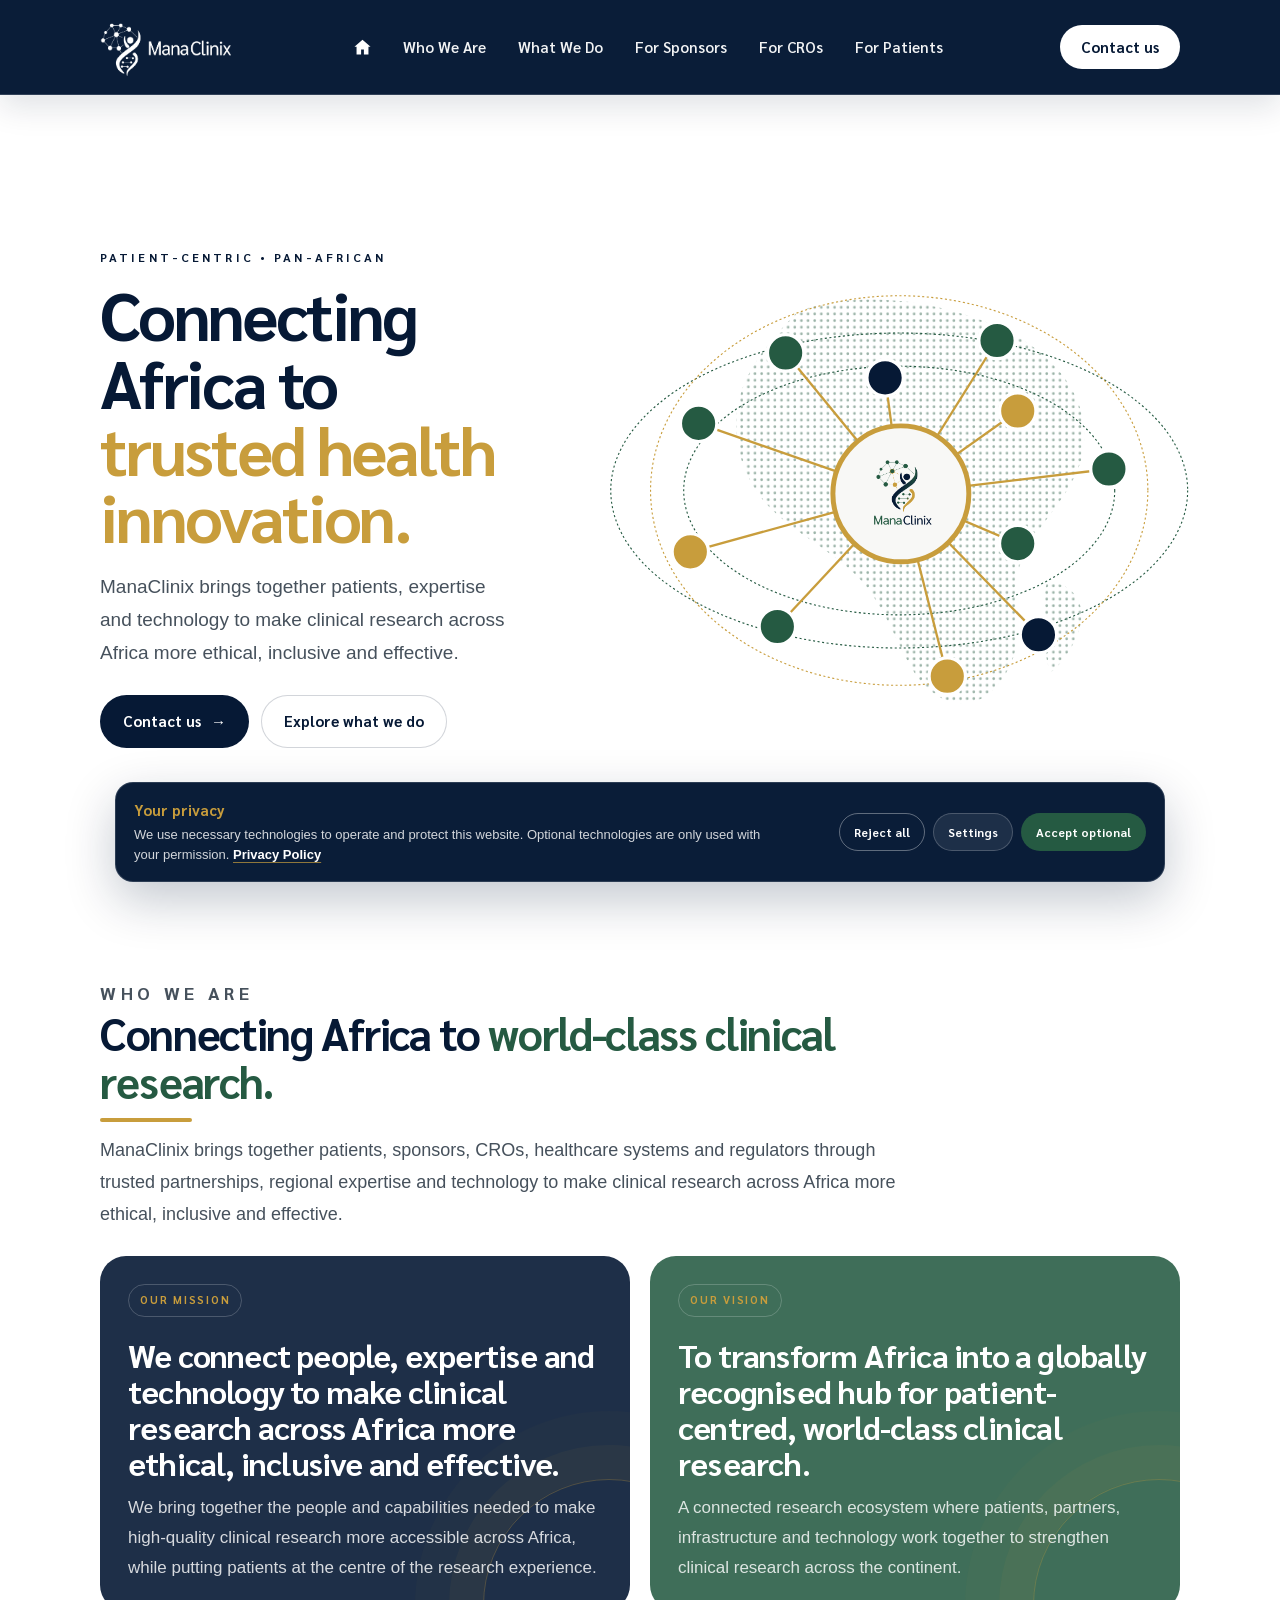
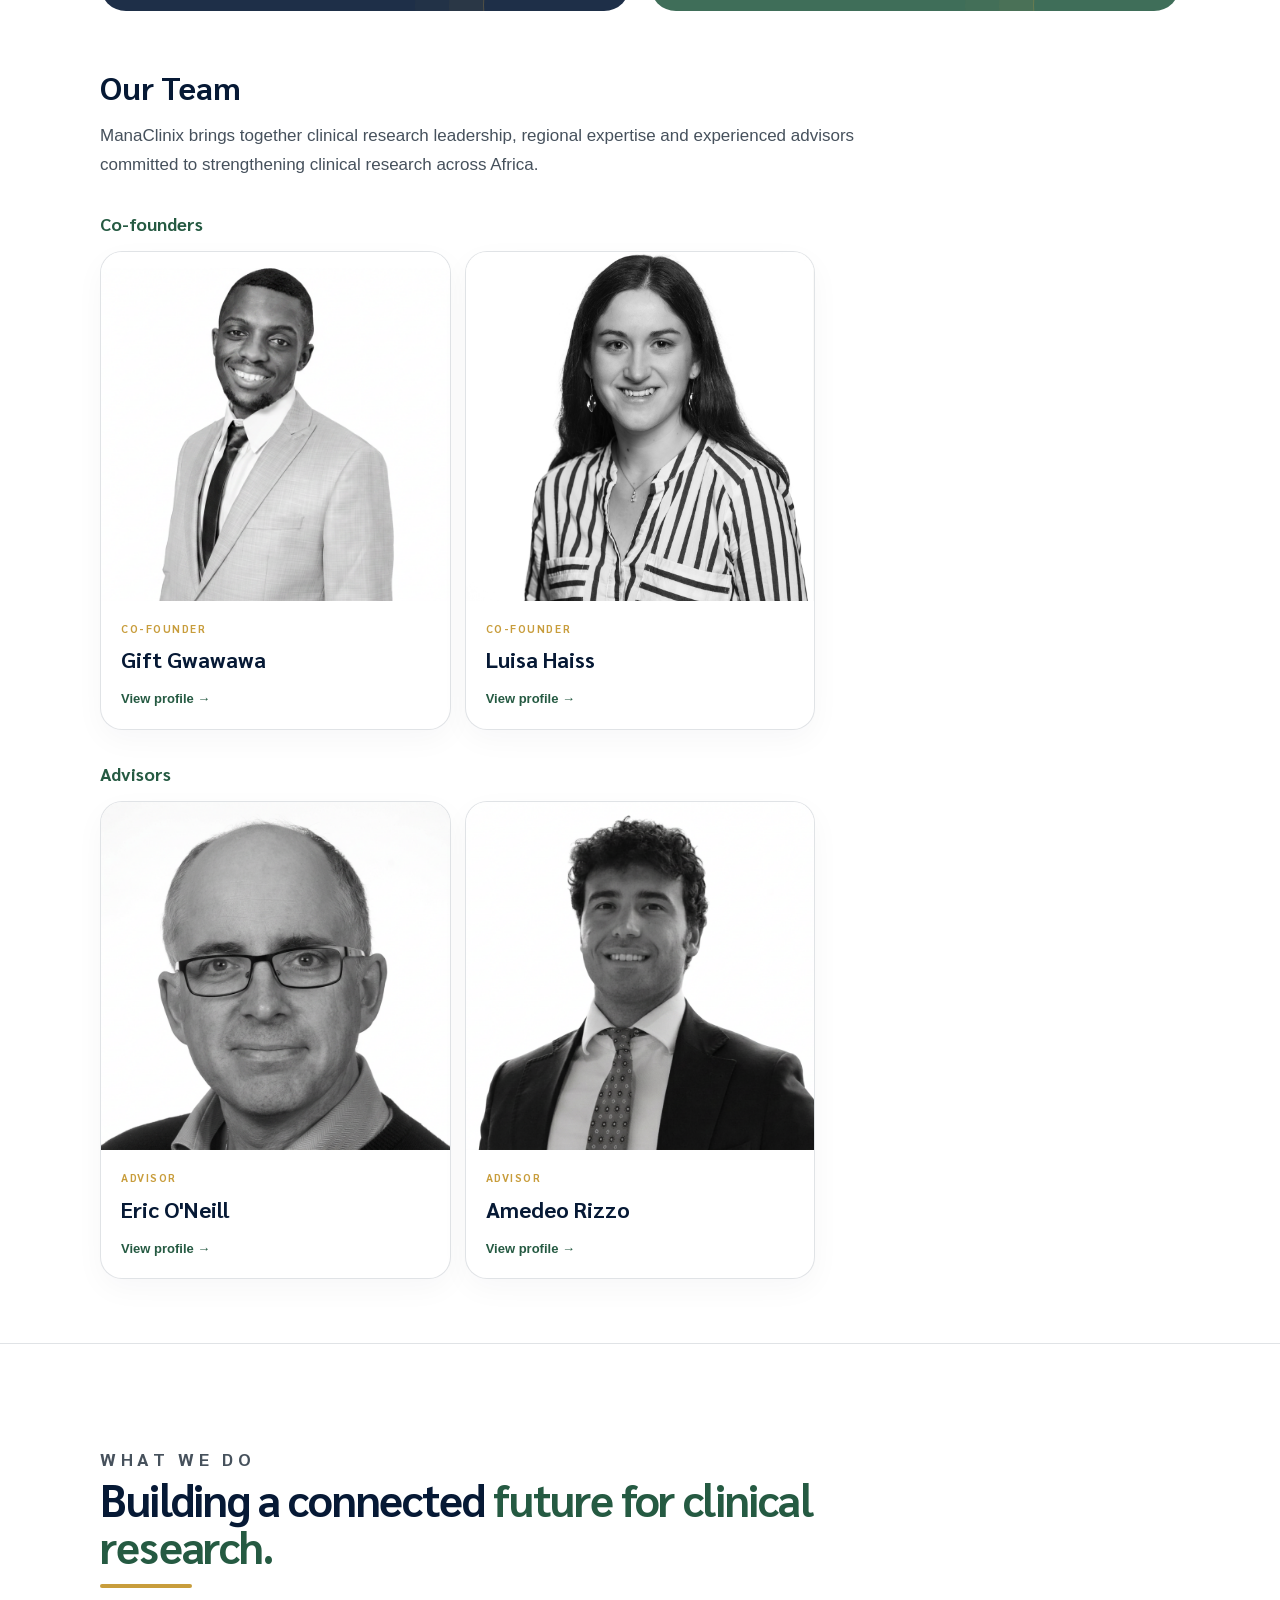
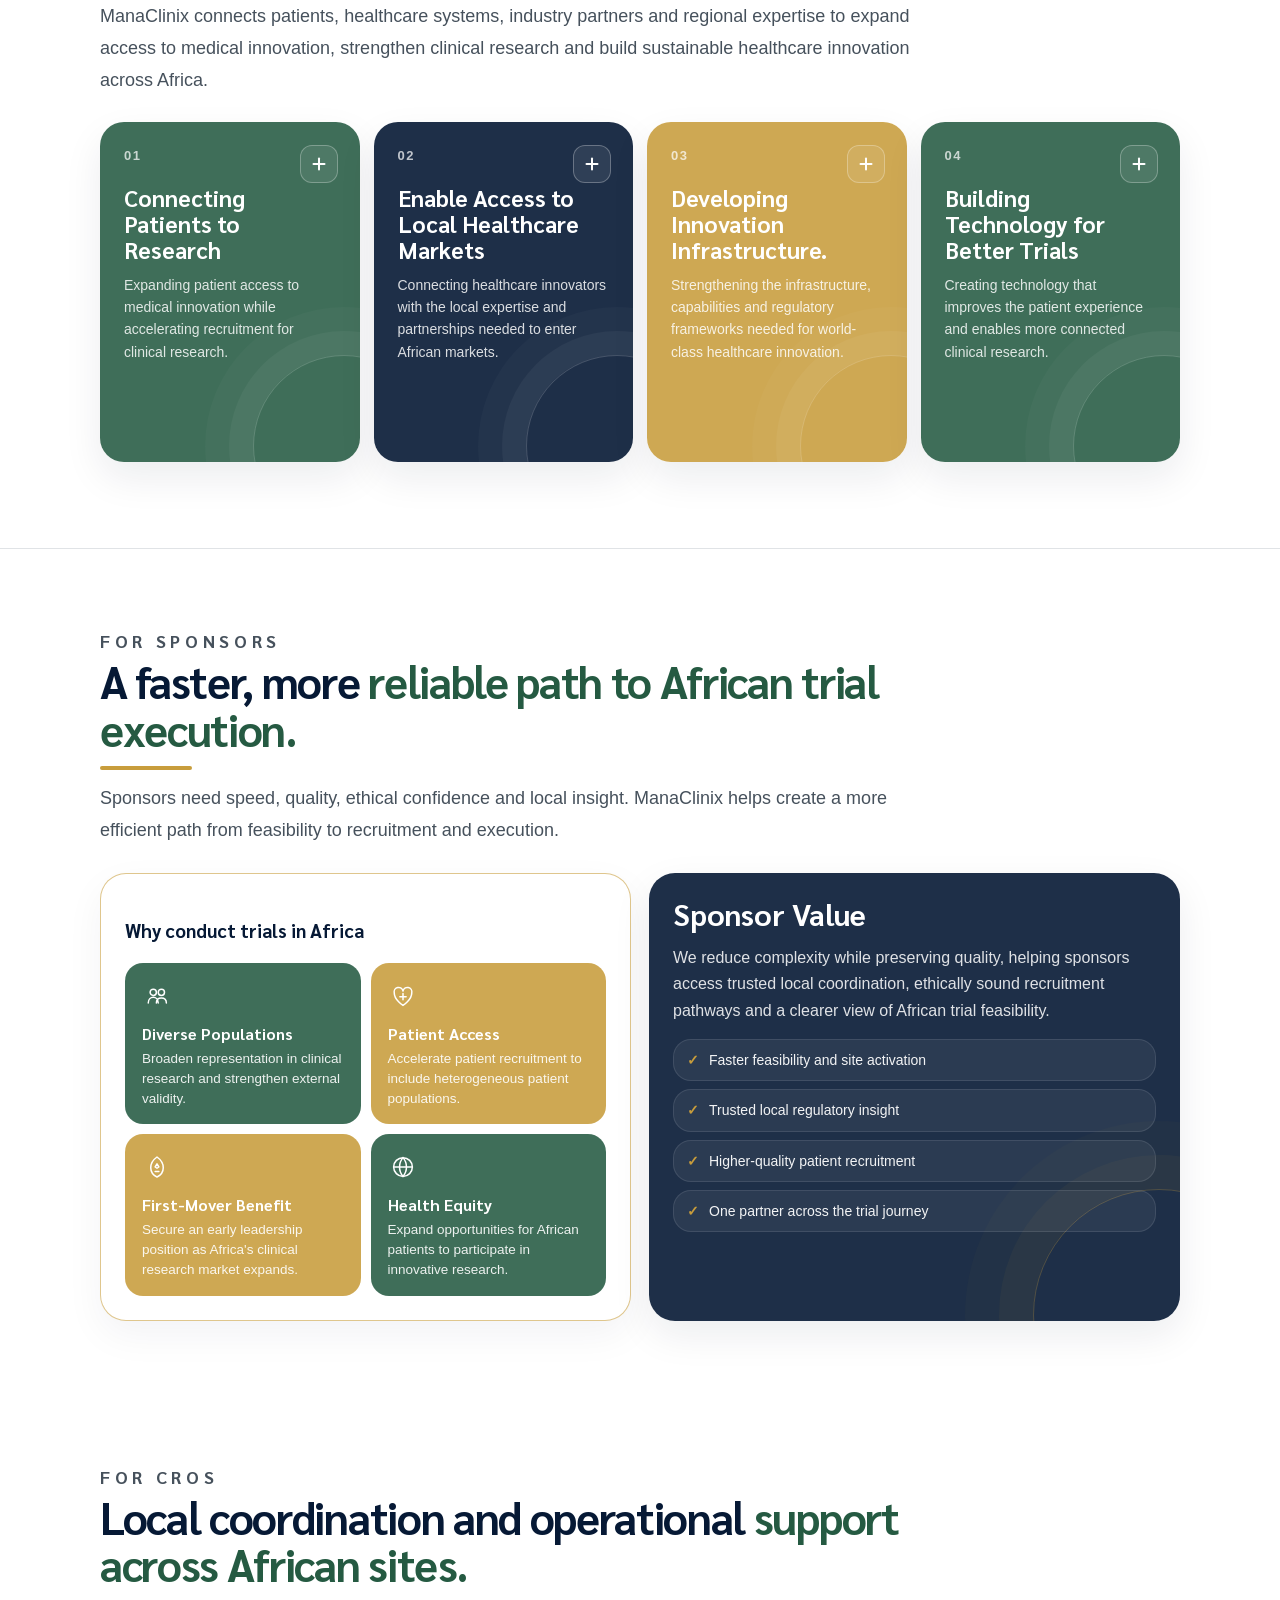
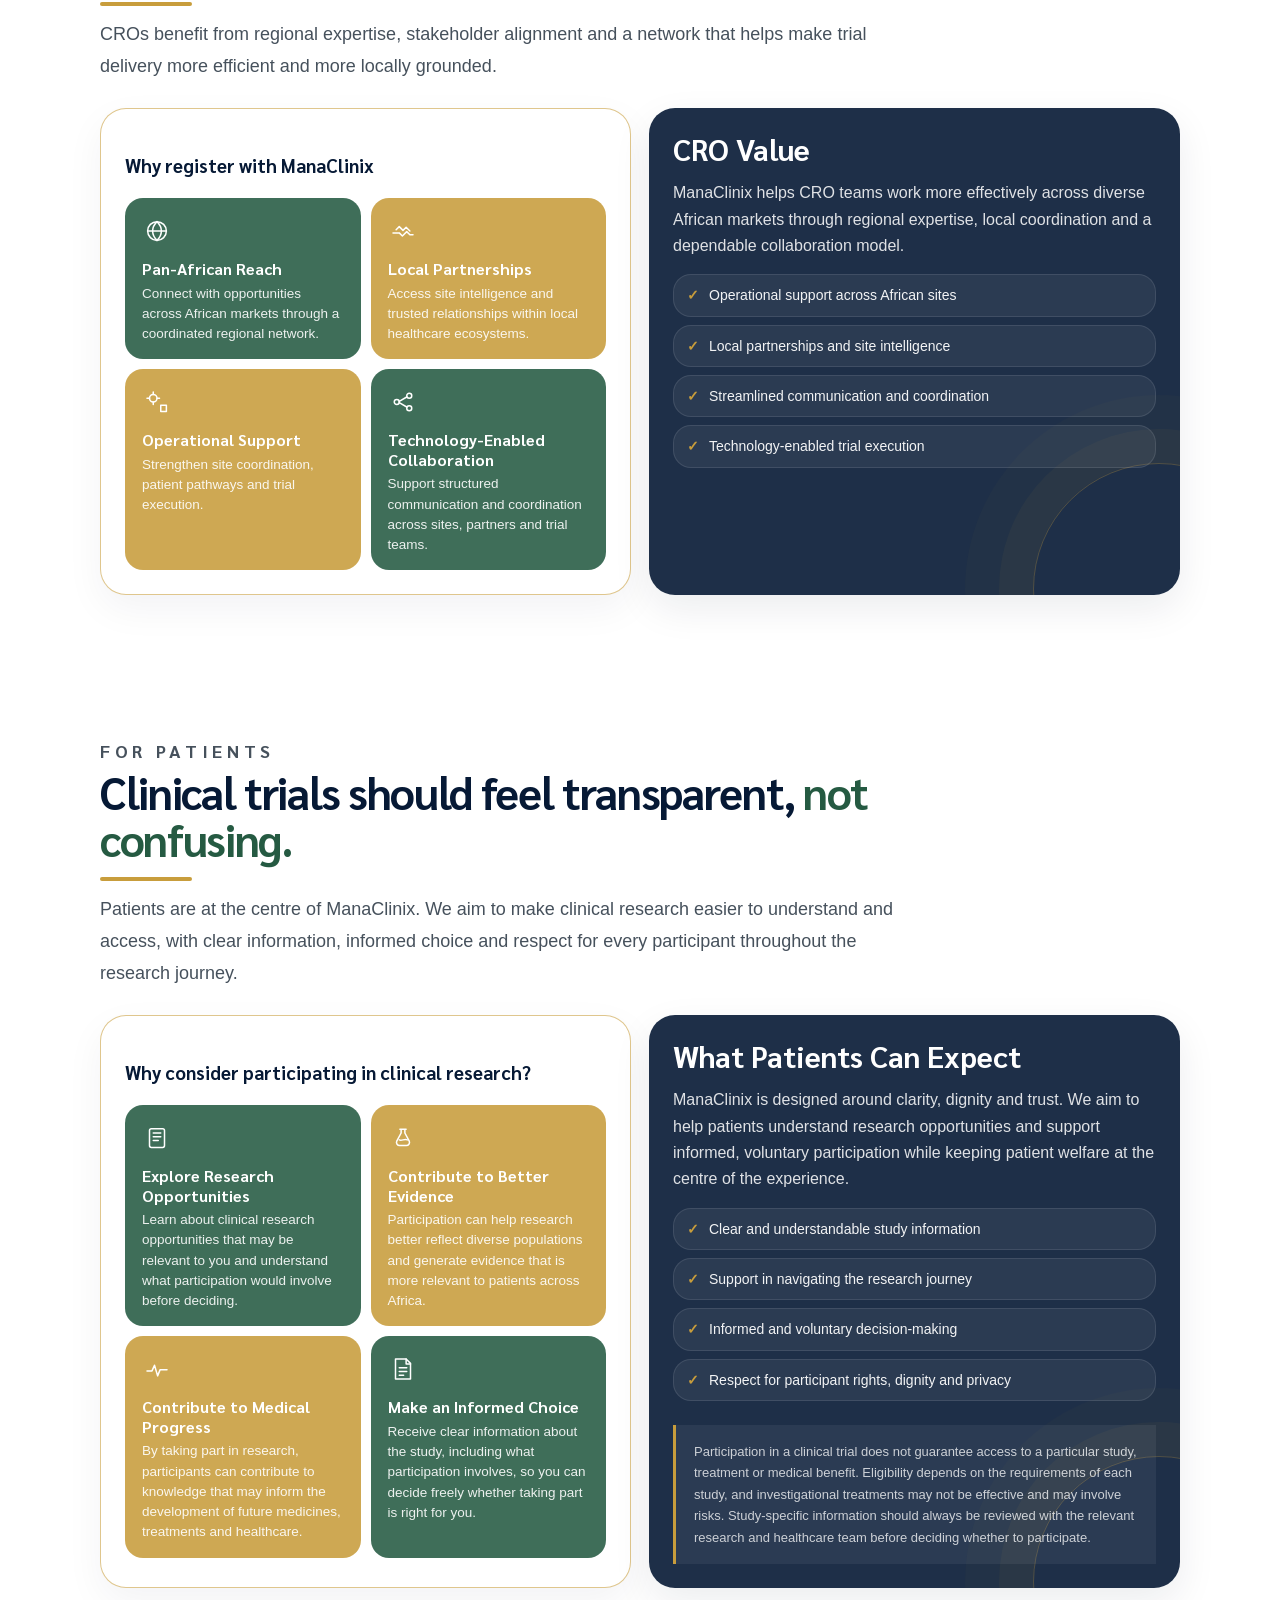
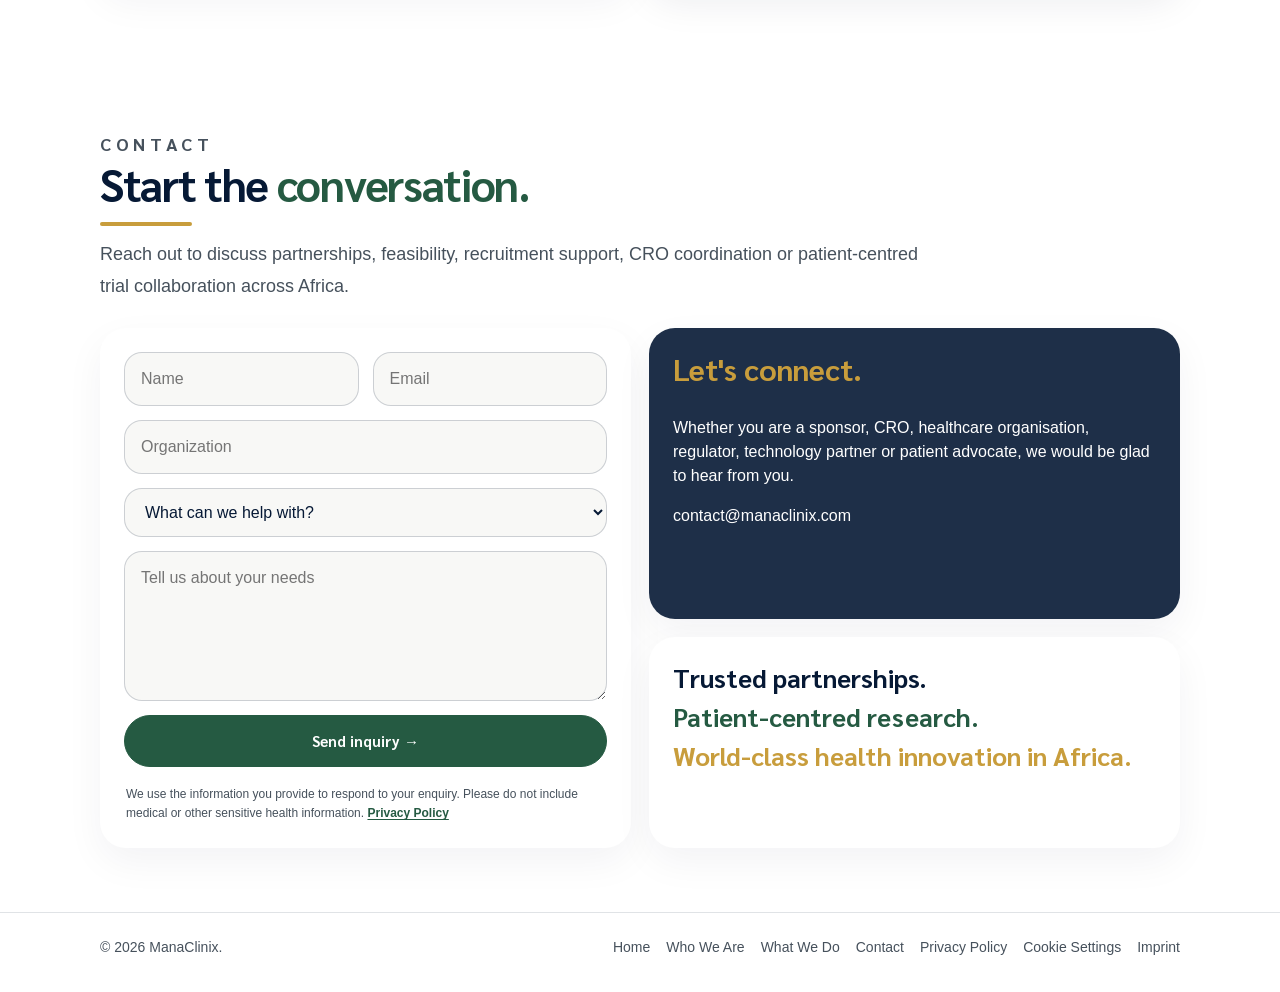
<file: index.html>
<!DOCTYPE html>
<html lang="en">

<head>

  <meta charset="UTF-8">

  <meta
    name="viewport"
    content="width=device-width, initial-scale=1.0"
  >


  <!-- =======================================================
       SEARCH TITLE
  ======================================================== -->

  <title>ManaClinix | Connecting Africa to Trusted Health Innovation</title>


  <meta
    name="description"
    content="ManaClinix connects patients, expertise and technology to make clinical research across Africa more ethical, inclusive and effective."
  >


  <!-- =======================================================
       CANONICAL URL
  ======================================================== -->

  <link
    rel="canonical"
    href="https://www.manaclinix.com/"
  >


  <!-- =======================================================
       FAVICON
  ======================================================== -->

  <link
    rel="icon"
    type="image/png"
    sizes="48x48"
    href="images/favicon-48.png"
  >
  
  <link
    rel="icon"
    type="image/png"
    sizes="512x512"
    href="images/favicon.png"
  >
  
  <link
    rel="shortcut icon"
    type="image/png"
    href="images/favicon-48.png"
  >
  
  <link
    rel="apple-touch-icon"
    sizes="512x512"
    href="images/favicon.png"
  >

  <!-- Optional for Apple devices -->

  <link
    rel="apple-touch-icon"
    href="/images/favicon.png"
  >


  <!-- =======================================================
       SITE / SOCIAL INFORMATION
  ======================================================== -->

  <meta
    property="og:site_name"
    content="ManaClinix"
  >

  <meta
    property="og:title"
    content="ManaClinix | Connecting Africa to Trusted Health Innovation"
  >

  <meta
    property="og:description"
    content="ManaClinix connects patients, expertise and technology to make clinical research across Africa more ethical, inclusive and effective."
  >

  <meta
    property="og:url"
    content="https://www.manaclinix.com/"
  >

  <meta
    property="og:type"
    content="website"
  >


  <!-- =======================================================
       GOOGLE SITE NAME
  ======================================================== -->

  <script type="application/ld+json">
  {
    "@context": "https://schema.org",
    "@type": "WebSite",
    "name": "ManaClinix",
    "url": "https://www.manaclinix.com/"
  }
  </script>


  <!-- =======================================================
       MAIN STYLESHEET
       Sarabun is loaded locally from style.css
  ======================================================== -->

  <link
    rel="stylesheet"
    href="css/style.css"
  >

</head>


<body>

  <!-- =========================================================
       HEADER
  ========================================================== -->

  <header
    class="header"
    id="header"
  >

    <div class="container">

      <div class="nav-inner">


        <!-- LOGO -->

        <a
          href="#home"
          class="brand"
          aria-label="ManaClinix home"
        >

          <div class="brand-logo">

            <img
              src="images/ManaClinix_Logo_web_white.png"
              alt="ManaClinix"
            >

          </div>

        </a>


        <!-- DESKTOP NAVIGATION -->

        <nav
          class="nav-links"
          aria-label="Primary navigation"
        >

          <a
            href="#home"
            class="home-nav"
            aria-label="Home"
          >

            <svg
              viewBox="0 0 24 24"
              aria-hidden="true"
            >

              <path
                d="M12 3.2 2.8 11h2.4v9h5.2v-5.6h3.2V20h5.2v-9h2.4L12 3.2z"
              />

            </svg>

          </a>


          <a href="#about">
            Who We Are
          </a>


          <a href="#what-we-do">
            What We Do
          </a>


          <a href="#sponsors">
            For Sponsors
          </a>


          <a href="#cros">
            For CROs
          </a>


          <a href="#patients">
            For Patients
          </a>

        </nav>


        <!-- CONTACT -->

        <a
          href="#contact"
          class="nav-cta"
        >
          Contact us
        </a>


        <!-- MOBILE MENU -->

        <button
          class="menu-btn"
          id="menuBtn"
          type="button"
          aria-label="Open menu"
          aria-expanded="false"
        >
          ☰
        </button>

      </div>


      <!-- MOBILE NAVIGATION -->

      <nav
        class="mobile-nav"
        id="mobileNav"
        aria-label="Mobile navigation"
      >

        <a href="#home">
          Home
        </a>

        <a href="#about">
          Who We Are
        </a>

        <a href="#what-we-do">
          What We Do
        </a>

        <a href="#sponsors">
          For Sponsors
        </a>

        <a href="#cros">
          For CROs
        </a>

        <a href="#patients">
          For Patients
        </a>

        <a href="#contact">
          Contact
        </a>

      </nav>

    </div>

  </header>



  <main>


    <!-- =========================================================
         01 — HOME / HERO
    ========================================================== -->

    <section
      class="hero"
      id="home"
    >

      <div class="container">

        <div class="hero-grid">


          <div class="hero-copy">

            <p class="eyebrow">
              Patient-Centric • Pan-African
            </p>


            <h1>

              Connecting Africa to
              <span class="hero-gold">
                trusted health innovation.
              </span>

            </h1>


            <p class="lead">

              ManaClinix brings together patients, expertise and technology
              to make clinical research across Africa more ethical,
              inclusive and effective.

            </p>


            <div class="hero-actions">

              <a
                href="#contact"
                class="btn btn-primary"
              >

                Contact us

                <span aria-hidden="true">
                  →
                </span>

              </a>


              <a
                href="#what-we-do"
                class="btn btn-outline"
              >
                Explore what we do
              </a>

            </div>

          </div>



          <!-- ===================================================
               ANIMATED AFRICA NETWORK
          ==================================================== -->

          <div class="hero-network">

            <div class="network">

              <svg
                viewBox="0 0 850 560"
                role="img"
                aria-label="ManaClinix pan-African clinical research network"
              >

                <defs>

                  <pattern
                    id="dots"
                    width="8"
                    height="8"
                    patternUnits="userSpaceOnUse"
                  >

                    <circle
                      cx="2"
                      cy="2"
                      r="1.6"
                      class="africa-dot"
                    />

                  </pattern>


                  <clipPath id="africaClip">

                    <path
                      d="
                        M350 55
                        C430 25 540 45 612 84
                        C674 118 711 180 690 239
                        C672 290 627 321 615 370
                        C605 412 632 451 593 503
                        C560 546 512 528 488 487
                        C467 451 455 414 430 384
                        C395 342 333 319 302 275
                        C269 227 267 171 293 126
                        C309 98 328 77 350 55Z
                      "
                    />

                    <path
                      d="
                        M650 383
                        C676 379 697 403 691 431
                        C686 454 671 478 654 491
                        C646 462 640 416 650 383Z
                      "
                    />

                  </clipPath>

                </defs>


                <!-- AFRICA -->

                <g clip-path="url(#africaClip)">

                  <rect
                    x="260"
                    y="30"
                    width="460"
                    height="510"
                    fill="url(#dots)"
                  />

                </g>


                <!-- ORBITS -->

                <ellipse
                  cx="472"
                  cy="271"
                  rx="348"
                  ry="190"
                  class="route green"
                />

                <ellipse
                  cx="472"
                  cy="271"
                  rx="300"
                  ry="235"
                  class="route gold"
                />

                <ellipse
                  cx="472"
                  cy="271"
                  rx="260"
                  ry="150"
                  class="route green"
                />


                <!-- CONNECTIONS -->

                <g>

                  <line class="spoke" x1="474" y1="275" x2="335" y2="105"/>
                  <line class="spoke" x1="474" y1="275" x2="455" y2="135"/>
                  <line class="spoke" x1="474" y1="275" x2="590" y2="90"/>
                  <line class="spoke" x1="474" y1="275" x2="615" y2="175"/>
                  <line class="spoke" x1="474" y1="275" x2="725" y2="245"/>
                  <line class="spoke" x1="474" y1="275" x2="615" y2="335"/>
                  <line class="spoke" x1="474" y1="275" x2="640" y2="445"/>
                  <line class="spoke" x1="474" y1="275" x2="530" y2="495"/>
                  <line class="spoke" x1="474" y1="275" x2="325" y2="435"/>
                  <line class="spoke" x1="474" y1="275" x2="220" y2="345"/>
                  <line class="spoke" x1="474" y1="275" x2="230" y2="190"/>

                </g>


                <!-- NODES -->

                <circle cx="335" cy="105" r="22" class="node green"/>
                <circle cx="455" cy="135" r="22" class="node teal"/>
                <circle cx="590" cy="90" r="22" class="node green"/>
                <circle cx="615" cy="175" r="22" class="node gold"/>
                <circle cx="725" cy="245" r="22" class="node green"/>
                <circle cx="615" cy="335" r="22" class="node green"/>
                <circle cx="640" cy="445" r="22" class="node teal"/>
                <circle cx="530" cy="495" r="22" class="node gold"/>
                <circle cx="325" cy="435" r="22" class="node green"/>
                <circle cx="220" cy="345" r="22" class="node gold"/>
                <circle cx="230" cy="190" r="22" class="node green"/>


                <!-- ANIMATED PULSES -->

                <g aria-hidden="true">

                  <!-- GREEN -->

                  <circle
                    r="5"
                    class="route-pulse green green-sync"
                    style="offset-path:path('M 431.59,223.12 L 335,105');"
                  />

                  <circle
                    r="5"
                    class="route-pulse green green-sync"
                    style="offset-path:path('M 509.60,218.20 L 590,90');"
                  />

                  <circle
                    r="5"
                    class="route-pulse green green-sync"
                    style="offset-path:path('M 540.53,267.05 L 725,245');"
                  />

                  <circle
                    r="5"
                    class="route-pulse green green-sync"
                    style="offset-path:path('M 535.65,301.23 L 615,335');"
                  />

                  <circle
                    r="5"
                    class="route-pulse green green-sync"
                    style="offset-path:path('M 428.32,324.05 L 325,435');"
                  />

                  <circle
                    r="5"
                    class="route-pulse green green-sync"
                    style="offset-path:path('M 410.73,252.96 L 230,190');"
                  />


                  <!-- GOLD -->

                  <circle
                    r="5"
                    class="route-pulse gold gold-sync"
                    style="offset-path:path('M 528.66,236.23 L 615,175');"
                  />

                  <circle
                    r="5"
                    class="route-pulse gold gold-sync"
                    style="offset-path:path('M 490.53,339.93 L 530,495');"
                  />

                  <circle
                    r="5"
                    class="route-pulse gold gold-sync"
                    style="offset-path:path('M 409.39,292.81 L 220,345');"
                  />


                  <!-- TEAL -->

                  <circle
                    r="5"
                    class="route-pulse teal teal-sync"
                    style="offset-path:path('M 464.99,208.61 L 455,135');"
                  />

                  <circle
                    r="5"
                    class="route-pulse teal teal-sync"
                    style="offset-path:path('M 520.82,322.94 L 640,445');"
                  />

                </g>


                <!-- CENTRAL HUB -->

                <circle
                  cx="474"
                  cy="275"
                  r="82"
                  class="hub"
                />


                <image
                  href="images/ManaClinix_Logo_small.png"
                  x="394"
                  y="230"
                  width="160"
                  height="90"
                  preserveAspectRatio="xMidYMid meet"
                  class="hub-logo"
                />


              </svg>

            </div>

          </div>


        </div>

      </div>

    </section>



    <!-- =========================================================
         02 — WHO WE ARE
    ========================================================== -->

    <section
      id="about"
      class="block"
    >

      <div class="container">


        <div class="section-head">

          <p class="eyebrow">
            Who we are
          </p>


          <h2>

            Connecting Africa to
            <span class="green-highlight">
              world-class clinical research.
            </span>

          </h2>


          <p>

            ManaClinix brings together patients, sponsors, CROs,
            healthcare systems and regulators through trusted partnerships,
            regional expertise and technology to make clinical research
            across Africa more ethical, inclusive and effective.

          </p>

        </div>


        <div class="who-grid">


          <article class="mission-panel">

            <span class="mission-label">
              Our mission
            </span>


            <h3>

              We connect people, expertise and technology to make
              clinical research across Africa more ethical,
              inclusive and effective.

            </h3>


            <p>

              We bring together the people and capabilities needed to make
              high-quality clinical research more accessible across Africa,
              while putting patients at the centre of the research experience.

            </p>

          </article>


          <article class="vision-panel">

            <span class="mission-label">
              Our vision
            </span>


            <h3>

              To transform Africa into a globally recognised hub for
              patient-centred, world-class clinical research.

            </h3>


            <p>

              A connected research ecosystem where patients, partners,
              infrastructure and technology work together to strengthen
              clinical research across the continent.

            </p>

          </article>


        </div>



        <!-- =====================================================
             TEAM
        ====================================================== -->

        <div class="team-section">


          <div class="team-heading">

            <h3>
              Our Team
            </h3>


            <p>

              ManaClinix brings together clinical research leadership,
              regional expertise and experienced advisors committed
              to strengthening clinical research across Africa.

            </p>

          </div>


          <div class="team-group-title">
            Co-founders
          </div>


          <div class="team-grid">


            <a
              href="team.html?member=gift-gwawawa"
              class="team-card"
            >

              <div class="team-photo">

                <img
                  src="images/GG.png"
                  alt="Gift Gwawawa"
                  loading="lazy"
                >

              </div>


              <div class="team-info">

                <div class="team-role">
                  Co-founder
                </div>

                <div class="team-name">
                  Gift Gwawawa
                </div>

                <div class="team-link">
                  View profile →
                </div>

              </div>

            </a>



            <a
              href="team.html?member=luisa-haiss"
              class="team-card"
            >

              <div class="team-photo">

                <img
                  src="images/LH.png"
                  alt="Luisa Haiss"
                  loading="lazy"
                >

              </div>


              <div class="team-info">

                <div class="team-role">
                  Co-founder
                </div>

                <div class="team-name">
                  Luisa Haiss
                </div>

                <div class="team-link">
                  View profile →
                </div>

              </div>

            </a>


          </div>


          <div class="team-group-title">
            Advisors
          </div>


          <div class="team-grid">


            <a
              href="team.html?member=eric-o-neill"
              class="team-card"
            >

              <div class="team-photo">

                <img
                  src="images/EN.png"
                  alt="Eric O'Neill"
                  loading="lazy"
                >

              </div>


              <div class="team-info">

                <div class="team-role">
                  Advisor
                </div>

                <div class="team-name">
                  Eric O'Neill
                </div>

                <div class="team-link">
                  View profile →
                </div>

              </div>

            </a>



        


            <a
              href="team.html?member=amedeo-rizzo"
              class="team-card"
            >

              <div class="team-photo">

                <img
                  src="images/AR.png"
                  alt="Amedeo Rizzo"
                  loading="lazy"
                >

              </div>


              <div class="team-info">

                <div class="team-role">
                  Advisor
                </div>

                <div class="team-name">
                  Amedeo Rizzo
                </div>

                <div class="team-link">
                  View profile →
                </div>

              </div>

            </a>


          </div>

        </div>


      </div>

    </section>



    <!-- =========================================================
         03 — WHAT WE DO
    ========================================================== -->

    <section
      id="what-we-do"
      class="what-we-do"
    >

      <div class="container">


        <div class="section-head">

          <p class="eyebrow">
            What we do
          </p>


          <h2>

            Building a connected
            <span class="heading-green">
              future for clinical research.
            </span>

          </h2>


          <p>

            ManaClinix connects patients, healthcare systems, industry
            partners and regional expertise to expand access to medical
            innovation, strengthen clinical research and build sustainable
            healthcare innovation across Africa.

          </p>

        </div>



        <div class="what-grid">


          <!-- 01 -->

          <article class="what-card">

            <button
              class="what-card-trigger"
              type="button"
              aria-expanded="false"
            >

              <span class="what-number">
                01
              </span>


              <span class="what-title">
                Connecting Patients to Research
              </span>


              <span class="what-short">

                Expanding patient access to medical innovation while
                accelerating recruitment for clinical research.

              </span>


              <span class="what-icon">
                <span class="plus"></span>
              </span>

            </button>


            <div class="what-card-content">

              <p>

                We build trusted patient networks and connected health data
                to help patients access relevant research opportunities and
                innovative medicines, while enabling faster, more representative
                participant recruitment.

              </p>

            </div>

          </article>



          <!-- 02 -->

          <article class="what-card">

            <button
              class="what-card-trigger"
              type="button"
              aria-expanded="false"
            >

              <span class="what-number">
                02
              </span>


              <span class="what-title">
                Enable Access to Local Healthcare Markets
              </span>


              <span class="what-short">

                Connecting healthcare innovators with the local expertise
                and partnerships needed to enter African markets.

              </span>


              <span class="what-icon">
                <span class="plus"></span>
              </span>

            </button>


            <div class="what-card-content">

              <p>

                We connect healthcare innovators with healthcare systems,
                regulators and trusted local partners, providing regional
                insight and coordination to support responsible market entry
                and access across African healthcare markets.

              </p>

            </div>

          </article>



          <!-- 03 -->

          <article class="what-card">

            <button
              class="what-card-trigger"
              type="button"
              aria-expanded="false"
            >

              <span class="what-number">
                03
              </span>


              <span class="what-title">
                Developing Innovation Infrastructure.
              </span>


              <span class="what-short">

                Strengthening the infrastructure, capabilities and regulatory
                frameworks needed for world-class healthcare innovation.

              </span>


              <span class="what-icon">
                <span class="plus"></span>
              </span>

            </button>


            <div class="what-card-content">

              <p>

                Through regional expertise and strategic advisory support,
                we work with healthcare systems and partners to strengthen
                research infrastructure, regulatory frameworks and local
                capabilities that enable sustainable clinical research and
                healthcare innovation.

              </p>

            </div>

          </article>



          <!-- 04 -->

          <article class="what-card">

            <button
              class="what-card-trigger"
              type="button"
              aria-expanded="false"
            >

              <span class="what-number">
                04
              </span>


              <span class="what-title">
                Building Technology for Better Trials
              </span>


              <span class="what-short">

                Creating technology that improves the patient experience
                and enables more connected clinical research.

              </span>


              <span class="what-icon">
                <span class="plus"></span>
              </span>

            </button>


            <div class="what-card-content">

              <p>

                We develop patient-centred technology that improves access,
                communication and participation while connecting patients,
                healthcare providers and research partners to support more
                efficient clinical trial delivery.

              </p>

            </div>

          </article>


        </div>


      </div>

    </section>



    <!-- =========================================================
         04 — FOR SPONSORS
    ========================================================== -->

    <section
      id="sponsors"
      class="block"
    >

      <div class="container">


        <div class="section-head">

          <p class="eyebrow">
            For Sponsors
          </p>


          <h2>

            A faster, more
            <span class="heading-green">
              reliable path to African trial execution.
            </span>

          </h2>


          <p>

            Sponsors need speed, quality, ethical confidence and local
            insight. ManaClinix helps create a more efficient path from
            feasibility to recruitment and execution.

          </p>

        </div>



        <div class="grid-2">


          <div class="card">

            <div class="card-body">

              <h3>
                Why conduct trials in Africa
              </h3>


              <div class="africa-reasons">


                <div class="africa-reason">

                  <span class="subpanel-pictogram">

                    <svg viewBox="0 0 48 48">

                      <circle cx="18" cy="18" r="5"/>
                      <circle cx="31" cy="18" r="5"/>

                      <path
                        d="M10 35c0-6 4-9 8-9s8 3 8 9M23 35c0-5 3-8 8-8s8 3 8 8"
                      />

                    </svg>

                  </span>


                  <strong>
                    Diverse Populations
                  </strong>


                  <span>

                    Broaden representation in clinical research
                    and strengthen external validity.

                  </span>

                </div>



                <div class="africa-reason">

                  <span class="subpanel-pictogram">

                    <svg viewBox="0 0 48 48">

                      <path
                        d="M24 39S10 30 10 19a7 7 0 0 1 14-3 7 7 0 0 1 14 3c0 11-14 20-14 20Z"
                      />

                      <path
                        d="M24 20v10M19 25h10"
                      />

                    </svg>

                  </span>


                  <strong>
                    Patient Access
                  </strong>


                  <span>

                    Accelerate patient recruitment to include
                    heterogeneous patient populations.

                  </span>

                </div>



                <div class="africa-reason">

                  <span class="subpanel-pictogram">

                    <svg viewBox="0 0 48 48">

                      <path
                        d="M24 8c7 5 10 11 10 17 0 7-4 12-10 15-6-3-10-8-10-15 0-6 3-12 10-17Z"
                      />

                      <path
                        d="m21 24 3-5 3 5-3 2-3-2ZM21 31h6"
                      />

                    </svg>

                  </span>


                  <strong>
                    First-Mover Benefit
                  </strong>


                  <span>

                    Secure an early leadership position as Africa's
                    clinical research market expands.

                  </span>

                </div>



                <div class="africa-reason">

                  <span class="subpanel-pictogram">

                    <svg viewBox="0 0 48 48">

                      <circle
                        cx="24"
                        cy="24"
                        r="15"
                      />

                      <path
                        d="M9 24h30M24 9a23 23 0 0 1 0 30M24 9a23 23 0 0 0 0 30"
                      />

                    </svg>

                  </span>


                  <strong>
                    Health Equity
                  </strong>


                  <span>

                    Expand opportunities for African patients
                    to participate in innovative research.

                  </span>

                </div>


              </div>

            </div>

          </div>



          <div class="sponsor-value-card">

            <div class="card-body">


              <h3>
                Sponsor Value
              </h3>


              <p class="sponsor-copy">

                We reduce complexity while preserving quality,
                helping sponsors access trusted local coordination,
                ethically sound recruitment pathways and a clearer
                view of African trial feasibility.

              </p>


              <ul class="feature-list">

                <li>
                  <span class="check">✓</span>
                  Faster feasibility and site activation
                </li>

                <li>
                  <span class="check">✓</span>
                  Trusted local regulatory insight
                </li>

                <li>
                  <span class="check">✓</span>
                  Higher-quality patient recruitment
                </li>

                <li>
                  <span class="check">✓</span>
                  One partner across the trial journey
                </li>

              </ul>

            </div>

          </div>


        </div>


      </div>

    </section>



    <!-- =========================================================
         05 — FOR CROs
    ========================================================== -->

    <section
      id="cros"
      class="block"
    >

      <div class="container">


        <div class="section-head">

          <p class="eyebrow">
            For CROs
          </p>


          <h2>

            Local coordination and operational
            <span class="heading-green">
              support across African sites.
            </span>

          </h2>


          <p>

            CROs benefit from regional expertise, stakeholder alignment
            and a network that helps make trial delivery more efficient
            and more locally grounded.

          </p>

        </div>



        <div class="grid-2">


          <div class="card">

            <div class="card-body">

              <h3>
                Why register with ManaClinix
              </h3>


              <div class="africa-reasons">


                <div class="africa-reason">

                  <span class="subpanel-pictogram">

                    <svg viewBox="0 0 48 48">

                      <circle
                        cx="24"
                        cy="24"
                        r="15"
                      />

                      <path
                        d="M9 24h30M24 9c5 5 7 10 7 15s-2 10-7 15c-5-5-7-10-7-15s2-10 7-15Z"
                      />

                    </svg>

                  </span>


                  <strong>
                    Pan-African Reach
                  </strong>


                  <span>

                    Connect with opportunities across African markets
                    through a coordinated regional network.

                  </span>

                </div>



                <div class="africa-reason">

                  <span class="subpanel-pictogram">

                    <svg viewBox="0 0 48 48">

                      <path
                        d="M8 27h10l5 5 7-7 5 5h5"
                      />

                      <path
                        d="M13 22l5-5 6 6 5-5 6 6"
                      />

                    </svg>

                  </span>


                  <strong>
                    Local Partnerships
                  </strong>


                  <span>

                    Access site intelligence and trusted relationships
                    within local healthcare ecosystems.

                  </span>

                </div>



                <div class="africa-reason">

                  <span class="subpanel-pictogram">

                    <svg viewBox="0 0 48 48">

                      <circle
                        cx="18"
                        cy="18"
                        r="6"
                      />

                      <path
                        d="M18 8v4M18 24v4M8 18h4M24 18h4"
                      />

                      <path
                        d="M30 29h9v10h-9z"
                      />

                    </svg>

                  </span>


                  <strong>
                    Operational Support
                  </strong>


                  <span>

                    Strengthen site coordination, patient pathways
                    and trial execution.

                  </span>

                </div>



                <div class="africa-reason">

                  <span class="subpanel-pictogram">

                    <svg viewBox="0 0 48 48">

                      <circle cx="14" cy="24" r="4"/>
                      <circle cx="34" cy="14" r="4"/>
                      <circle cx="34" cy="34" r="4"/>

                      <path
                        d="M18 23l12-7M18 25l12 7"
                      />

                    </svg>

                  </span>


                  <strong>
                    Technology-Enabled Collaboration
                  </strong>


                  <span>

                    Support structured communication and coordination
                    across sites, partners and trial teams.

                  </span>

                </div>


              </div>

            </div>

          </div>



          <div class="sponsor-value-card">

            <div class="card-body">

              <h3>
                CRO Value
              </h3>


              <p class="sponsor-copy">

                ManaClinix helps CRO teams work more effectively across
                diverse African markets through regional expertise,
                local coordination and a dependable collaboration model.

              </p>


              <ul class="feature-list">

                <li>
                  <span class="check">✓</span>
                  Operational support across African sites
                </li>

                <li>
                  <span class="check">✓</span>
                  Local partnerships and site intelligence
                </li>

                <li>
                  <span class="check">✓</span>
                  Streamlined communication and coordination
                </li>

                <li>
                  <span class="check">✓</span>
                  Technology-enabled trial execution
                </li>

              </ul>

            </div>

          </div>


        </div>


      </div>

    </section>



    <!-- =========================================================
         06 — FOR PATIENTS
    ========================================================== -->

    <section
      id="patients"
      class="block"
    >

      <div class="container">


        <div class="section-head">

          <p class="eyebrow">
            For Patients
          </p>


          <h2>

            Clinical trials should feel transparent,
            <span class="heading-green">
              not confusing.
            </span>

          </h2>


          <p>

            Patients are at the centre of ManaClinix. We aim to make
            clinical research easier to understand and access, with clear
            information, informed choice and respect for every participant
            throughout the research journey.

          </p>

        </div>



        <div class="grid-2">


          <div class="card">

            <div class="card-body">

              <h3>
                Why consider participating in clinical research?
              </h3>


              <div class="africa-reasons">


                <div class="africa-reason">

                  <span class="subpanel-pictogram">

                    <svg viewBox="0 0 48 48">

                      <rect
                        x="12"
                        y="9"
                        width="24"
                        height="30"
                        rx="3"
                      />

                      <path
                        d="M18 16h12M18 22h12M18 28h8"
                      />

                    </svg>

                  </span>


                  <strong>
                    Explore Research Opportunities
                  </strong>


                  <span>

                    Learn about clinical research opportunities that may
                    be relevant to you and understand what participation
                    would involve before deciding.

                  </span>

                </div>



                <div class="africa-reason">

                  <span class="subpanel-pictogram">

                    <svg viewBox="0 0 48 48">

                      <path
                        d="M19 10h10M21 10v6l-7 13a5 5 0 0 0 5 7h10a5 5 0 0 0 5-7l-7-13v-6"
                      />

                      <path
                        d="M18 27c4 2 8-2 13 0"
                      />

                    </svg>

                  </span>


                  <strong>
                    Contribute to Better Evidence
                  </strong>


                  <span>

                    Participation can help research better reflect diverse
                    populations and generate evidence that is more relevant
                    to patients across Africa.

                  </span>

                </div>



                <div class="africa-reason">

                  <span class="subpanel-pictogram">

                    <svg viewBox="0 0 48 48">

                      <path
                        d="M8 27h8l4-9 5 17 4-10h11"
                      />

                    </svg>

                  </span>


                  <strong>
                    Contribute to Medical Progress
                  </strong>


                  <span>

                    By taking part in research, participants can contribute
                    to knowledge that may inform the development of future
                    medicines, treatments and healthcare.

                  </span>

                </div>



                <div class="africa-reason">

                  <span class="subpanel-pictogram">

                    <svg viewBox="0 0 48 48">

                      <path
                        d="M12 8h17l7 7v25H12z"
                      />

                      <path
                        d="M29 8v8h7M18 22h12M18 28h12M18 34h7"
                      />

                    </svg>

                  </span>


                  <strong>
                    Make an Informed Choice
                  </strong>


                  <span>

                    Receive clear information about the study, including
                    what participation involves, so you can decide freely
                    whether taking part is right for you.

                  </span>

                </div>


              </div>

            </div>

          </div>



          <div class="sponsor-value-card">

            <div class="card-body">

              <h3>
                What Patients Can Expect
              </h3>


              <p class="sponsor-copy">

                ManaClinix is designed around clarity, dignity and trust.
                We aim to help patients understand research opportunities
                and support informed, voluntary participation while keeping
                patient welfare at the centre of the experience.

              </p>


              <ul class="feature-list">

                <li>
                  <span class="check">✓</span>
                  Clear and understandable study information
                </li>

                <li>
                  <span class="check">✓</span>
                  Support in navigating the research journey
                </li>

                <li>
                  <span class="check">✓</span>
                  Informed and voluntary decision-making
                </li>

                <li>
                  <span class="check">✓</span>
                  Respect for participant rights, dignity and privacy
                </li>

              </ul>


              <p class="patient-disclaimer">

                Participation in a clinical trial does not guarantee access
                to a particular study, treatment or medical benefit.
                Eligibility depends on the requirements of each study, and
                investigational treatments may not be effective and may
                involve risks. Study-specific information should always be
                reviewed with the relevant research and healthcare team
                before deciding whether to participate.

              </p>

            </div>

          </div>


        </div>


      </div>

    </section>



    <!-- =========================================================
         07 — CONTACT
    ========================================================== -->

    <section
      id="contact"
      class="block"
    >

      <div class="container">


        <div class="section-head">

          <p class="eyebrow">
            Contact
          </p>


          <h2>

            Start the
            <span class="heading-green">
              conversation.
            </span>

          </h2>


          <p>

            Reach out to discuss partnerships, feasibility,
            recruitment support, CRO coordination or patient-centred
            trial collaboration across Africa.

          </p>

        </div>



        <div class="grid-2">


          <!-- CONTACT FORM -->

          <div class="card">

            <div class="card-body">


              <form
                class="form"
                id="contactForm"
              >


                <div class="form-row">

                  <input
                    type="text"
                    name="name"
                    placeholder="Name"
                    autocomplete="name"
                    required
                  >


                  <input
                    type="email"
                    name="email"
                    placeholder="Email"
                    autocomplete="email"
                    required
                  >

                </div>


                <input
                  type="text"
                  name="organization"
                  placeholder="Organization"
                  autocomplete="organization"
                >


                <select
                  name="enquiry"
                  aria-label="Type of enquiry"
                >

                  <option value="">
                    What can we help with?
                  </option>

                  <option value="Clinical trial delivery">
                    Clinical trial delivery
                  </option>

                  <option value="Patient recruitment">
                    Patient recruitment
                  </option>

                  <option value="CRO partnership">
                    CRO partnership
                  </option>

                  <option value="Sponsor partnership">
                    Sponsor partnership
                  </option>

                  <option value="Consultancy">
                    Consultancy
                  </option>

                  <option value="Technology">
                    Technology
                  </option>

                  <option value="Other">
                    Other
                  </option>

                </select>


                <textarea
                  name="message"
                  placeholder="Tell us about your needs"
                  required
                ></textarea>


                <button
                  type="submit"
                  class="btn btn-primary"
                >
                  Send inquiry →
                </button>


                <!-- PRIVACY NOTICE -->

                <p class="form-privacy-note">

                  We use the information you provide to respond to your
                  enquiry. Please do not include medical or other sensitive
                  health information.

                  <a href="privacy.html">
                    Privacy Policy
                  </a>

                </p>


              </form>

            </div>

          </div>



          <!-- CONTACT INFORMATION -->

          <div class="contact-info-stack">


            <div class="card card-dark">

              <div class="card-body">

                <h3>
                  Let's connect.
                </h3>


                <p>

                  Whether you are a sponsor, CRO, healthcare organisation,
                  regulator, technology partner or patient advocate,
                  we would be glad to hear from you.

                </p>


                <p>

                  <a href="mailto:contact@manaclinix.com">
                    contact@manaclinix.com
                  </a>

                </p>

              </div>

            </div>



            <div class="card">

              <div class="card-body">


                <div class="promise-text">

                  <span class="promise-teal">
                    Trusted partnerships.
                  </span>

                  <span class="promise-green">
                    Patient-centred research.
                  </span>

                  <span class="promise-gold">
                    World-class health innovation in Africa.
                  </span>

                </div>


              </div>

            </div>


          </div>


        </div>


      </div>

    </section>


  </main>



  <!-- =========================================================
       FOOTER
  ========================================================== -->

  <footer class="footer">

    <div class="container">

      <div class="footer-inner">


        <div>

          ©
          <span id="currentYear">2026</span>
          ManaClinix.

        </div>


        <div class="footer-links">

          <a href="#home">
            Home
          </a>

          <a href="#about">
            Who We Are
          </a>

          <a href="#what-we-do">
            What We Do
          </a>

          <a href="#contact">
            Contact
          </a>

          <a href="privacy.html">
            Privacy Policy
          </a>

          <a href="cookie-settings.html">
            Cookie Settings
          </a>

          <a href="imprint.html">
            Imprint
          </a>

        </div>


      </div>

    </div>

  </footer>



  <!-- =========================================================
       COOKIE CONSENT BANNER

       Hidden initially.
       main.js displays it if no preference has been saved.
  ========================================================== -->

  <div
    class="cookie-banner"
    id="cookieBanner"
    role="dialog"
    aria-label="Cookie preferences"
    aria-describedby="cookieBannerText"
    hidden
  >

    <div class="cookie-banner-inner">


      <div class="cookie-banner-copy">

        <strong>
          Your privacy
        </strong>


        <p id="cookieBannerText">

          We use necessary technologies to operate and protect this
          website. Optional technologies are only used with your
          permission.

          <a href="privacy.html">
            Privacy Policy
          </a>

        </p>

      </div>



      <div class="cookie-banner-actions">


        <button
          type="button"
          class="cookie-banner-btn cookie-reject"
          id="cookieReject"
        >
          Reject all
        </button>


        <a
          href="cookie-settings.html"
          class="cookie-banner-btn cookie-settings"
        >
          Settings
        </a>


        <button
          type="button"
          class="cookie-banner-btn cookie-accept"
          id="cookieAccept"
        >
          Accept optional
        </button>


      </div>


    </div>

  </div>



  <!-- =========================================================
       JAVASCRIPT
  ========================================================== -->

  <script src="js/main.js"></script>


</body>

</html>
</file>
<file: css/style.css>
/* =========================================================
   MANACLINIX
   MAIN WEBSITE STYLESHEET

   Brand colours:
   Teal  #061935
   Green #255a42
   Gold  #c89d3c
========================================================= */


/* =========================================================
   01. VARIABLES
========================================================= */

:root {
  --teal: #061935;
  --green: #255a42;
  --gold: #c89d3c;

  --slate: #46515c;
  --offwhite: #f8f8f6;
  --white: #ffffff;

  --line: rgba(6, 25, 53, 0.12);

  --teal-panel: rgba(6, 25, 53, 0.90);
  --green-panel: rgba(37, 90, 66, 0.88);
  --gold-panel: rgba(200, 157, 60, 0.88);

  --shadow-soft:
    0 14px 38px rgba(6, 25, 53, 0.05);

  --shadow-hover:
    0 22px 48px rgba(6, 25, 53, 0.10);

  --radius-large: 26px;
  --radius-medium: 18px;
}

/* =========================================================
   LOCAL SARABUN FONT
========================================================= */

@font-face {
  font-family: "Sarabun";
  src: url("../fonts/sarabun-latin-400-normal.woff2") format("woff");
  font-weight: 400;
  font-style: normal;
  font-display: swap;
}

@font-face {
  font-family: "Sarabun";
  src: url("../fonts/sarabun-latin-600-normal.woff2") format("woff");
  font-weight: 600;
  font-style: normal;
  font-display: swap;
}

@font-face {
  font-family: "Sarabun";
  src: url("../fonts/sarabun-latin-700-normal.woff2") format("woff");
  font-weight: 700;
  font-style: normal;
  font-display: swap;
}

/* =========================================================
   02. RESET / BASE
========================================================= */

* {
  box-sizing: border-box;
}

html {
  scroll-behavior: smooth;
}

body {
  margin: 0;

  background: var(--white);
  color: var(--teal);

  font-family:
    Helvetica,
    Arial,
    sans-serif;

  line-height: 1.5;
}

a {
  color: inherit;
  text-decoration: none;
}

button,
input,
textarea,
select {
  font: inherit;
}

img,
svg {
  max-width: 100%;
}

h1,
h2,
h3,
.eyebrow,
.btn,
.nav-links,
.nav-cta,
.what-title,
.mission-label,
.team-role,
.team-name {
  font-family:
    "Sarabun",
    Helvetica,
    Arial,
    sans-serif;
}


/* =========================================================
   03. GLOBAL LAYOUT
========================================================= */

.container {
  width:
    min(1080px, calc(100% - 120px));

  margin: 0 auto;
}

section.block {
  padding: 64px 0;

  background: var(--white);
}


/* =========================================================
   04. SECTION HEADINGS
========================================================= */

.section-head {
  width: 100%;
  max-width: 820px;

  margin-bottom: 26px;
}

.eyebrow {
  margin: 0 0 14px;

  color: var(--teal);

  font-size: 12px;
  font-weight: 700;

  letter-spacing: .26em;

  text-transform: uppercase;
}

.section-head h2 {
  position: relative;

  display: inline-block;

  margin: 0;
  padding-bottom: 18px;

  color: var(--teal);

  font-size:
    clamp(30px, 4vw, 44px);

  line-height: 1.08;

  letter-spacing: -.03em;
}

.section-head h2::after {
  content: "";

  position: absolute;

  left: 0;
  bottom: 0;

  width: 92px;
  height: 4px;

  border-radius: 999px;

  background: var(--gold);
}

.section-head p {
  margin: 12px 0 0;

  color: var(--slate);

  font-size: 18px;

  line-height: 1.78;
}

.green,
.heading-green,
.green-highlight {
  color: var(--green);
}


/* =========================================================
   05. HEADER
========================================================= */

.header {
  position: sticky;

  top: 0;

  z-index: 1000;

  background:
    rgba(6, 25, 53, .98);

  border-bottom:
    1px solid rgba(255, 255, 255, .16);

  backdrop-filter:
    blur(14px);

  -webkit-backdrop-filter:
    blur(14px);

  box-shadow:
    0 1px 0 rgba(255,255,255,.08),
    0 12px 30px rgba(6,25,53,.12);
}


/* HEADER LAYOUT */

.nav-inner {
  min-height: 94px;

  display: flex;

  align-items: center;

  justify-content: space-between;

  gap: 24px;
}


/* =========================================================
   HEADER LOGO
   Image only — no white background
========================================================= */

.brand {
  display: flex;

  align-items: center;

  flex-shrink: 0;
}

.brand-logo {
  width: auto;
  height: 85px;

  display: flex;

  align-items: center;

  justify-content: flex-start;

  padding: 0 !important;

  overflow: visible;

  border: none !important;
  border-radius: 0 !important;

  background: transparent !important;

  box-shadow: none !important;
}

.brand-logo img {
  display: block;

  width: auto;
  height: 85px;

  max-width: 200px;

  object-fit: contain;

  background: transparent !important;
}


/* =========================================================
   DESKTOP NAVIGATION
========================================================= */

.nav-links {
  display: flex;

  align-items: center;

  justify-content: center;

  gap: 6px;
}

.nav-links a {
  position: relative;

  padding: 11px 13px;

  border-radius: 999px;

  color:
    rgba(255,255,255,.95);

  font-size: 15px;

  font-weight: 600;

  line-height: 1.2;

  transition:
    background 180ms ease,
    transform 180ms ease;
}

.nav-links a:hover {
  background:
    rgba(255,255,255,.10);

  transform:
    translateY(-1px);
}

.nav-links a::after {
  content: "";

  position: absolute;

  left: 18%;
  right: 18%;
  bottom: 4px;

  height: 2px;

  border-radius: 999px;

  background: var(--gold);

  transform:
    scaleX(0);

  transition:
    transform 180ms ease;
}

.nav-links a:hover::after {
  transform:
    scaleX(1);
}


/* HOME ICON */

.home-nav {
  display:
    inline-grid !important;

  place-items: center;

  min-width: 44px;
  min-height: 44px;

  padding:
    10px !important;
}

.home-nav svg {
  width: 21px;
  height: 21px;

  fill: var(--white);
}


/* HEADER CONTACT BUTTON */

.nav-cta {
  display: inline-flex;

  align-items: center;

  justify-content: center;

  padding: 13px 21px;

  border-radius: 999px;

  background: var(--white);

  color: var(--teal);

  font-size: 15px;

  font-weight: 700;

  line-height: 1.2;

  white-space: nowrap;

  transition:
    transform 180ms ease,
    box-shadow 180ms ease,
    background 180ms ease;
}

.nav-cta:hover {
  transform:
    translateY(-1px);

  background: var(--offwhite);

  box-shadow:
    inset 0 0 0 1px var(--gold);
}


/* =========================================================
   MOBILE MENU
========================================================= */

.menu-btn {
  display: none;

  width: 48px;
  height: 48px;

  border: 0;

  border-radius: 999px;

  background:
    rgba(255,255,255,.12);

  color: var(--white);

  font-size: 22px;

  cursor: pointer;
}

.mobile-nav {
  display: none;

  padding: 12px 0 16px;

  border-top:
    1px solid rgba(255,255,255,.16);
}

.mobile-nav.open {
  display: block;
}

.mobile-nav a {
  display: block;

  padding: 13px 14px;

  border-radius: 12px;

  color: var(--white);

  font-family:
    "Sarabun",
    Helvetica,
    Arial,
    sans-serif;

  font-size: 16px;

  font-weight: 600;

  line-height: 1.3;
}

.mobile-nav a:hover {
  background:
    rgba(255,255,255,.09);
}


/* =========================================================
   06. HERO
========================================================= */

.hero {
  overflow: hidden;

  background: var(--white);
}

.hero-grid {
  min-height:
    calc(100vh - 94px);

  display: grid;

  grid-template-columns:
    minmax(0,.78fr)
    minmax(0,1.22fr);

  align-items: center;

  gap: 30px;

  padding: 38px 0;
}

.hero-copy {
  position: relative;

  z-index: 2;
}

.hero h1 {
  max-width: 11ch;

  margin: 0;

  color: var(--teal);

  font-size:
    clamp(42px,5.5vw,66px);

  line-height: 1.02;

  letter-spacing: -.04em;
}

.hero-gold {
  color: var(--gold);
}

.lead {
  max-width: 620px;

  margin: 20px 0 0;

  color: var(--slate);

  font-size: 19px;

  line-height: 1.75;
}

.hero-actions {
  display: flex;

  flex-wrap: wrap;

  gap: 12px;

  margin-top: 26px;
}


/* BUTTONS */

.btn {
  display: inline-flex;

  align-items: center;

  justify-content: center;

  gap: 10px;

  padding: 14px 22px;

  border:
    1px solid transparent;

  border-radius: 999px;

  font-size: 15px;

  font-weight: 700;

  cursor: pointer;

  transition:
    transform 180ms ease,
    background 180ms ease,
    border-color 180ms ease;
}

.btn:hover {
  transform:
    translateY(-1px);
}

.btn-primary {
  background: var(--teal);

  color: var(--white);
}

.btn-primary:hover {
  background: var(--green);
}

.btn-outline {
  background: var(--white);

  color: var(--teal);

  border-color:
    rgba(6,25,53,.18);
}


/* =========================================================
   07. ANIMATED MAP
========================================================= */

.hero-network {
  width: 100%;

  display: flex;

  align-items: center;

  justify-content: center;

  transform:
    scale(1.10);

  transform-origin: center;
}

.network {
  width: 100%;
}

.network svg {
  width: 100%;

  height: auto;

  display: block;

  overflow: visible;
}

.africa-dot {
  fill: var(--green);

  opacity: .46;
}

.route {
  fill: none;

  stroke-width: 1.35;

  stroke-dasharray:
    2.5 3;
}

.route.green {
  stroke: var(--green);
}

.route.gold {
  stroke: var(--gold);
}

.spoke {
  stroke: var(--gold);

  stroke-width: 2.8;
}

.node {
  stroke: var(--white);

  stroke-width: 4;
}

.node.green {
  fill: var(--green);
}

.node.teal {
  fill: var(--teal);
}

.node.gold {
  fill: var(--gold);
}


/* CENTRAL HUB */

.hub {
  fill: var(--offwhite);

  stroke: var(--gold);

  stroke-width: 6;
}

.hub-logo {
  width: 160px;
  height: 90px;

  pointer-events: none;
}


/* TRAVELLING PULSES */

.route-pulse {
  offset-distance: 0%;

  opacity: 0;

  animation:
    routeTravel 9s linear infinite;
}

.route-pulse.green {
  fill: var(--green);
}

.route-pulse.gold {
  fill: var(--gold);
}

.route-pulse.teal {
  fill: var(--teal);
}

.green-sync {
  animation-delay:
    0s !important;
}

.gold-sync {
  animation-delay:
    3s !important;
}

.teal-sync {
  animation-delay:
    6s !important;
}

@keyframes routeTravel {

  0% {
    offset-distance: 0%;
    opacity: 1;
  }

  27% {
    offset-distance: 100%;
    opacity: 1;
  }

  33%,
  100% {
    offset-distance: 100%;
    opacity: 0;
  }

}


/* =========================================================
   08. SCROLL POSITIONING
========================================================= */

#about,
#what-we-do,
#sponsors,
#cros,
#patients,
#contact {
  scroll-margin-top:
    108px;
}


/* =========================================================
   09. WHO WE ARE
========================================================= */

.who-grid {
  display: grid;

  grid-template-columns:
    repeat(2,minmax(0,1fr));

  gap: 20px;

  align-items: stretch;
}

.mission-panel,
.vision-panel {
  position: relative;

  display: flex;

  flex-direction: column;

  min-height: 310px;

  padding: 28px;

  overflow: hidden;

  border-radius:
    var(--radius-large);

  color: var(--white);
}

.mission-panel {
  background:
    var(--teal-panel);
}

.vision-panel {
  background:
    var(--green-panel);
}


/* GOLD CIRCLES */

.mission-panel::after,
.vision-panel::after,
.sponsor-value-card::after {
  content: "";

  position: absolute;

  width: 250px;
  height: 250px;

  right: -105px;
  bottom: -120px;

  border:
    1px solid rgba(200,157,60,.30);

  border-radius: 50%;

  box-shadow:
    0 0 0 34px rgba(200,157,60,.05),
    0 0 0 68px rgba(200,157,60,.025);

  pointer-events: none;
}

.mission-label {
  position: relative;

  z-index: 2;

  align-self: flex-start;

  display: inline-flex;

  padding: 7px 11px;

  border:
    1px solid rgba(255,255,255,.20);

  border-radius: 999px;

  color: var(--gold);

  font-size: 11px;

  font-weight: 700;

  letter-spacing: .16em;

  text-transform: uppercase;
}

.mission-panel h3,
.vision-panel h3 {
  position: relative;

  z-index: 2;

  margin: 20px 0 12px;

  color: var(--white);

  font-size:
    clamp(26px,2.5vw,35px);

  line-height: 1.13;

  letter-spacing: -.025em;
}

.mission-panel p,
.vision-panel p {
  position: relative;

  z-index: 2;

  margin: 0;

  color:
    rgba(255,255,255,.82);

  font-size: 17px;

  line-height: 1.75;
}


/* =========================================================
   10. TEAM — HOMEPAGE
========================================================= */

.team-section {
  margin-top: 52px;
}

.team-heading {
  max-width: 760px;

  margin-bottom: 28px;
}

.team-heading h3 {
  margin: 0;

  color: var(--teal);

  font-size: 32px;
}

.team-heading p {
  margin: 10px 0 0;

  color: var(--slate);

  font-size: 17px;

  line-height: 1.75;
}

.team-group-title {
  margin: 30px 0 14px;

  color: var(--green);

  font-family:
    "Sarabun",
    Helvetica,
    Arial,
    sans-serif;

  font-size: 18px;

  font-weight: 700;
}

.team-grid {
  display: grid;

  grid-template-columns:
    repeat(3,minmax(0,1fr));

  gap: 14px;
}

.team-card {
  display: block;

  overflow: hidden;

  border:
    1px solid var(--line);

  border-radius: 22px;

  background: var(--white);

  box-shadow:
    0 10px 30px rgba(6,25,53,.035);

  transition:
    transform 180ms ease,
    border-color 180ms ease,
    box-shadow 180ms ease;
}

.team-card:hover {
  transform:
    translateY(-4px);

  border-color:
    rgba(200,157,60,.42);

  box-shadow:
    0 18px 40px rgba(6,25,53,.08);
}

.team-photo {
  width: 100%;

  aspect-ratio: 1 / 1;

  overflow: hidden;

  background: var(--offwhite);
}

.team-photo img {
  width: 100%;
  height: 100%;

  display: block;

  object-fit: cover;
}

.team-info {
  padding: 20px;
}

.team-role {
  color: var(--gold);

  font-size: 11px;

  font-weight: 700;

  letter-spacing: .14em;

  text-transform: uppercase;
}

.team-name {
  margin-top: 6px;

  color: var(--teal);

  font-size: 22px;

  font-weight: 700;
}

.team-link {
  margin-top: 13px;

  color: var(--green);

  font-size: 13px;

  font-weight: 700;
}


/* =========================================================
   11. WHAT WE DO
========================================================= */

#what-we-do {
  min-height:
    calc(100vh - 94px);

  display: flex;

  align-items: center;
}

.what-we-do {
  padding: 64px 0;

  background: var(--white);

  border-top:
    1px solid var(--line);

  border-bottom:
    1px solid var(--line);
}

.what-grid {
  display: grid;

  grid-template-columns:
    repeat(4,minmax(0,1fr));

  gap: 14px;
}

.what-card {
  position: relative;

  min-width: 0;

  min-height: 340px;

  overflow: hidden;

  border-radius: 24px;

  color: var(--white);

  box-shadow:
    0 16px 38px rgba(6,25,53,.08);
}

.what-card:nth-child(1) {
  background:
    var(--green-panel);
}

.what-card:nth-child(2) {
  background:
    var(--teal-panel);
}

.what-card:nth-child(3) {
  background:
    var(--gold-panel);
}

.what-card:nth-child(4) {
  background:
    var(--green-panel);
}

.what-card::after {
  content: "";

  position: absolute;

  width: 180px;
  height: 180px;

  right: -75px;
  bottom: -75px;

  border:
    1px solid rgba(255,255,255,.18);

  border-radius: 50%;

  box-shadow:
    0 0 0 24px rgba(255,255,255,.045),
    0 0 0 48px rgba(255,255,255,.025);
}

.what-card-trigger {
  position: relative;

  z-index: 2;

  width: 100%;

  min-height: 340px;

  display: flex;

  flex-direction: column;

  align-items: flex-start;

  padding: 24px;

  border: 0;

  background: transparent;

  color: var(--white);

  text-align: left;

  cursor: pointer;
}

.what-number {
  margin-bottom: 20px;

  color:
    rgba(255,255,255,.72);

  font-size: 13px;

  font-weight: 700;

  letter-spacing: .12em;
}

.what-title {
  display: block;

  padding-right: 24px;

  color: var(--white);

  font-size: 23px;

  line-height: 1.12;

  font-weight: 700;
}

.what-short {
  display: block;

  margin-top: 11px;

  color:
    rgba(255,255,255,.84);

  font-size: 14px;

  line-height: 1.6;
}

.what-icon {
  position: absolute;

  top: 23px;
  right: 22px;

  width: 38px;
  height: 38px;

  display: grid;

  place-items: center;

  border:
    1px solid rgba(255,255,255,.28);

  border-radius: 12px;

  background:
    rgba(255,255,255,.08);
}

.plus {
  position: relative;

  width: 15px;
  height: 15px;
}

.plus::before,
.plus::after {
  content: "";

  position: absolute;

  left: 50%;
  top: 50%;

  width: 13px;
  height: 2px;

  border-radius: 999px;

  background: currentColor;

  transform:
    translate(-50%,-50%);
}

.plus::after {
  transform:
    translate(-50%,-50%)
    rotate(90deg);
}

.what-card.is-open
.plus::after {
  transform:
    translate(-50%,-50%);
}

.what-card-content {
  position: absolute;

  inset: 0;

  z-index: 3;

  display: flex;

  align-items: flex-end;

  padding: 24px;

  background: inherit;

  transform:
    translateY(100%);

  transition:
    transform 280ms ease;
}

.what-card.is-open
.what-card-content {
  transform:
    translateY(0);
}

.what-card.is-open
.what-card-trigger {
  opacity: 0;

  pointer-events: none;
}

.what-card-content p {
  margin: 0;

  color:
    rgba(255,255,255,.94);

  font-size: 16px;

  line-height: 1.72;
}


/* =========================================================
   12. SPONSORS / CROs / PATIENTS
========================================================= */

.grid-2 {
  display: grid;

  grid-template-columns:
    repeat(2,minmax(0,1fr));

  gap: 18px;

  align-items: stretch;
}

#sponsors,
#cros,
#patients {
  min-height:
    calc(100vh - 94px);

  display: flex;

  align-items: center;
}


/* WHITE LEFT PANEL */

.card {
  border-radius:
    var(--radius-large);

  background: var(--white);

  box-shadow:
    var(--shadow-soft);
}

#sponsors .grid-2 > .card:first-child,
#cros .grid-2 > .card:first-child,
#patients .grid-2 > .card:first-child {
  border:
    1px solid rgba(200,157,60,.58);
}

.card-body {
  padding: 24px;
}


/* =========================================================
   SMALL COLOURED PANELS
========================================================= */

.africa-reasons {
  display: grid;

  grid-template-columns:
    repeat(2,minmax(0,1fr));

  gap: 10px;

  margin-top: 14px;
}

.africa-reason {
  min-height: 135px;

  display: flex;

  flex-direction: column;

  padding: 15px 17px;

  border-radius:
    var(--radius-medium);

  color: var(--white);
}

.africa-reason:nth-child(1),
.africa-reason:nth-child(4) {
  background:
    var(--green-panel);
}

.africa-reason:nth-child(2),
.africa-reason:nth-child(3) {
  background:
    var(--gold-panel);
}


/* =========================================================
   SUBPANEL PICTOGRAMS
   No border or surrounding box
========================================================= */

.subpanel-pictogram {
  width: 36px;
  height: 36px;

  display: flex;

  align-items: center;

  justify-content: flex-start;

  flex: 0 0 auto;

  margin-bottom: 10px;

  border: none;

  border-radius: 0;

  background: transparent;

  color: var(--white);
}

.subpanel-pictogram svg {
  width: 30px;
  height: 30px;

  fill: none;

  stroke: currentColor;

  stroke-width: 2.4;

  stroke-linecap: round;

  stroke-linejoin: round;

  overflow: visible;
}

.subpanel-pictogram svg path,
.subpanel-pictogram svg circle,
.subpanel-pictogram svg rect,
.subpanel-pictogram svg line,
.subpanel-pictogram svg polyline,
.subpanel-pictogram svg ellipse {
  fill: none;

  stroke: var(--white);

  stroke-width: 2.4;

  stroke-linecap: round;

  stroke-linejoin: round;
}


/* SUBPANEL TEXT */

.africa-reason strong {
  margin-bottom: 5px;

  color: var(--white);

  font-family:
    "Sarabun",
    Helvetica,
    Arial,
    sans-serif;

  font-size: 16px;

  font-weight: 700;

  line-height: 1.22;
}

.africa-reason
> span:not(.subpanel-pictogram) {
  color:
    rgba(255,255,255,.90);

  font-size: 13.5px;

  line-height: 1.5;
}


/* =========================================================
   RIGHT VALUE PANELS
========================================================= */

.sponsor-value-card {
  position: relative;

  height: 100%;

  overflow: hidden;

  border-radius:
    var(--radius-large);

  background:
    var(--teal-panel);

  color: var(--white);

  box-shadow:
    0 14px 38px rgba(6,25,53,.08);
}

.sponsor-value-card .card-body {
  position: relative;

  z-index: 2;

  padding: 24px;
}

.sponsor-value-card h3 {
  margin: 0;

  color: var(--white);

  font-family:
    "Sarabun",
    Helvetica,
    Arial,
    sans-serif;

  font-size: 30px;

  line-height: 1.15;
}

.sponsor-copy {
  margin: 14px 0 0;

  color:
    rgba(255,255,255,.86);

  font-size: 16px;

  line-height: 1.65;
}


/* VALUE LIST */

.feature-list {
  display: grid;

  gap: 8px;

  margin: 15px 0 0;

  padding: 0;

  list-style: none;
}

.feature-list li {
  display: flex;

  align-items: flex-start;

  gap: 10px;

  padding: 10px 13px;

  border:
    1px solid rgba(255,255,255,.10);

  border-radius: 18px;

  background:
    rgba(255,255,255,.06);

  color:
    rgba(255,255,255,.94);

  font-size: 14px;

  line-height: 1.45;
}

.check {
  flex: 0 0 auto;

  color: var(--gold);

  font-weight: 900;
}


/* =========================================================
   13. CONTACT
========================================================= */

.form {
  display: grid;

  gap: 14px;
}

.form-row {
  display: grid;

  grid-template-columns:
    repeat(2,minmax(0,1fr));

  gap: 14px;
}

input,
textarea,
select {
  width: 100%;

  padding: 14px 16px;

  border:
    1px solid rgba(6,25,53,.18);

  border-radius: 18px;

  background: var(--offwhite);

  color: var(--teal);

  outline: none;
}

input:focus,
textarea:focus,
select:focus {
  border-color: var(--green);

  box-shadow:
    0 0 0 3px rgba(37,90,66,.08);
}

textarea {
  min-height: 150px;

  resize: vertical;
}

.contact-info-stack {
  display: grid;

  gap: 18px;
}

.card-dark {
  background:
    var(--teal-panel);

  color: var(--white);
}


/* LET'S CONNECT — GOLD */

#contact .card-dark h3 {
  margin-top: 0;

  color: var(--gold);

  font-family:
    "Sarabun",
    Helvetica,
    Arial,
    sans-serif;

  font-size: 30px;

  line-height: 1.15;
}


/* SEND INQUIRY — GREEN */

#contact .form .btn-primary {
  background: var(--green);

  color: var(--white);

  border-color: var(--green);
}

#contact .form .btn-primary:hover {
  background:
    #1f4d38;

  border-color:
    #1f4d38;
}


/* =========================================================
   CONTACT PROMISE
========================================================= */

.promise-text {
  display: flex;

  flex-direction: column;

  gap: 5px;

  margin-top: 0;

  font-family:
    "Sarabun",
    Helvetica,
    Arial,
    sans-serif;

  font-size: 26px;

  line-height: 1.3;

  font-weight: 700;
}

.promise-text span {
  display: block;
}

.promise-teal {
  color: var(--teal);
}

.promise-green {
  color: var(--green);
}

.promise-gold {
  color: var(--gold);
}


/* =========================================================
   14. PATIENT DISCLAIMER
========================================================= */

.patient-disclaimer {
  position: relative;

  z-index: 2;

  margin: 24px 0 0;

  padding: 16px 18px;

  border-left:
    3px solid var(--gold);

  background:
    rgba(255,255,255,.06);

  color:
    rgba(255,255,255,.76);

  font-size: 13px;

  line-height: 1.65;
}


/* =========================================================
   15. FOOTER
========================================================= */

.footer {
  padding: 24px 0 34px;

  border-top:
    1px solid var(--line);

  background: var(--white);

  color: var(--slate);

  font-size: 14px;
}

.footer-inner {
  display: flex;

  align-items: center;

  justify-content: space-between;

  gap: 16px;

  flex-wrap: wrap;
}

.footer-links {
  display: flex;

  gap: 16px;
}


/* =========================================================
   16. TEAM PAGE
========================================================= */

.team-page {
  min-height: 100vh;

  padding: 64px 0 100px;

  background: var(--white);
}


/* BACK */

.team-back {
  display: inline-flex;

  align-items: center;

  gap: 8px;

  margin-bottom: 38px;

  color: var(--green);

  font-family:
    "Sarabun",
    Helvetica,
    Arial,
    sans-serif;

  font-size: 14px;

  font-weight: 700;
}

.team-back:hover {
  color: var(--gold);
}


/* =========================================================
   TEAM PAGE HEADER
========================================================= */

.team-page-header {
  max-width: 780px;

  margin-bottom: 50px;
}

.team-page-header h1 {
  position: relative;

  display: inline-block;

  margin: 0;

  padding-bottom: 17px;

  color: var(--teal);

  font-family:
    "Sarabun",
    Helvetica,
    Arial,
    sans-serif;

  font-size:
    clamp(36px,4vw,50px);

  line-height: 1.05;

  letter-spacing: -.035em;
}

.team-page-header h1::after {
  content: "";

  position: absolute;

  left: 0;
  bottom: 0;

  width: 82px;
  height: 4px;

  border-radius: 999px;

  background: var(--gold);
}

.team-page-header p {
  margin: 18px 0 0;

  color: var(--slate);

  font-size: 18px;

  line-height: 1.75;
}


/* =========================================================
   FOUNDERS / ADVISORS
   GREEN
========================================================= */

.team-list-section {
  margin-top: 48px;

  scroll-margin-top: 120px;
}

.team-list-heading {
  margin: 0 0 18px;

  color: var(--green);

  font-family:
    "Sarabun",
    Helvetica,
    Arial,
    sans-serif;

  font-size:
    clamp(25px,2.5vw,32px);

  font-weight: 700;

  line-height: 1.15;
}


/* =========================================================
   TEAM ACCORDION
========================================================= */

.team-accordion {
  border-top:
    1px solid var(--line);
}

.team-member {
  border-bottom:
    1px solid var(--line);

  scroll-margin-top: 120px;
}

.team-member-button {
  width: 100%;

  display: grid;

  grid-template-columns:
    140px 1fr auto;

  align-items: center;

  gap: 32px;

  min-height: 175px;

  padding: 22px 8px;

  border: 0;

  background: transparent;

  text-align: left;

  cursor: pointer;

  transition:
    background 180ms ease,
    padding-left 180ms ease;
}

.team-member-button:hover {
  padding-left: 15px;

  background: var(--offwhite);
}


/* =========================================================
   TEAM MEMBER PHOTO
   TEAL CIRCLE
========================================================= */

.team-member-photo {
  width: 128px;
  height: 128px;

  overflow: hidden;

  border:
    4px solid var(--teal);

  border-radius: 50%;

  background: var(--offwhite);

  box-shadow:
    0 0 0 5px rgba(6,25,53,.07);
}

.team-member-photo img {
  width: 100%;
  height: 100%;

  display: block;

  object-fit: cover;
}


/* =========================================================
   MEMBER LABEL
   CO-FOUNDER / ADVISOR = GOLD
========================================================= */

.team-member-role {
  margin-bottom: 7px;

  color: var(--gold);

  font-family:
    "Sarabun",
    Helvetica,
    Arial,
    sans-serif;

  font-size: 13px;

  font-weight: 700;

  letter-spacing: .14em;

  text-transform: uppercase;
}


/* =========================================================
   MEMBER NAME = TEAL
========================================================= */

.team-member-name {
  color: var(--teal);

  font-family:
    "Sarabun",
    Helvetica,
    Arial,
    sans-serif;

  font-size: 31px;

  font-weight: 700;

  line-height: 1.15;
}


/* =========================================================
   TEAM PLUS / MINUS
========================================================= */

.team-member-toggle {
  position: relative;

  width: 48px;
  height: 48px;

  display: grid;

  place-items: center;

  border:
    1px solid rgba(200,157,60,.45);

  border-radius: 13px;

  color: var(--gold);
}

.team-member-plus {
  position: relative;

  width: 16px;
  height: 16px;
}

.team-member-plus::before,
.team-member-plus::after {
  content: "";

  position: absolute;

  left: 50%;
  top: 50%;

  width: 15px;
  height: 2px;

  border-radius: 999px;

  background: currentColor;

  transform:
    translate(-50%,-50%);

  transition:
    transform 180ms ease;
}

.team-member-plus::after {
  transform:
    translate(-50%,-50%)
    rotate(90deg);
}

.team-member.is-open
.team-member-plus::after {
  transform:
    translate(-50%,-50%);
}


/* =========================================================
   TEAM BIO
========================================================= */

.team-member-bio {
  display: grid;

  grid-template-rows: 0fr;

  transition:
    grid-template-rows 280ms ease;
}

.team-member.is-open
.team-member-bio {
  grid-template-rows: 1fr;
}

.team-member-bio-inner {
  overflow: hidden;
}

.team-member-bio-content {
  max-width: 850px;

  margin-left: 172px;

  padding: 2px 25px 38px 0;
}

.team-member-bio-content p {
  margin: 0;

  color: var(--slate);

  font-size: 18px;

  line-height: 1.82;
}


/* EXPERTISE */

.team-member-expertise {
  display: flex;

  flex-wrap: wrap;

  gap: 8px;

  margin-top: 18px;
}

.team-member-expertise span {
  display: inline-flex;

  padding: 7px 11px;

  border:
    1px solid rgba(200,157,60,.32);

  border-radius: 999px;

  color: var(--green);

  font-family:
    "Sarabun",
    Helvetica,
    Arial,
    sans-serif;

  font-size: 12px;

  font-weight: 600;
}


/* OPEN STATE */

.team-member.is-open
.team-member-button {
  background:
    rgba(248,248,246,.65);
}


/*
   Name stays teal when expanded
*/

.team-member.is-open
.team-member-name {
  color: var(--teal);
}


/* =========================================================
   17. TABLET
========================================================= */

@media (max-width: 1050px) {

  .container {
    width:
      min(100% - 64px,1080px);
  }


  /* HEADER */

  .nav-links,
  .nav-cta {
    display: none;
  }

  .menu-btn {
    display: inline-grid;

    place-items: center;
  }

  .nav-inner {
    min-height: 86px;
  }

  .brand-logo,
  .brand-logo img {
    height: 76px;
  }

  .brand-logo img {
    max-width: 175px;
  }


  /* HERO */

  .hero-grid {
    grid-template-columns: 1fr;

    min-height: auto;

    padding: 48px 0 54px;
  }

  .hero-network {
    transform: none;
  }


  /* LAYOUT */

  .who-grid,
  .grid-2 {
    grid-template-columns: 1fr;
  }

  .what-grid {
    grid-template-columns:
      repeat(2,minmax(0,1fr));
  }


  /* REMOVE DESKTOP VIEWPORT LOCK */

  #what-we-do,
  #sponsors,
  #cros,
  #patients {
    min-height: auto;

    display: block;
  }


  /* SCROLL OFFSET */

  #about,
  #what-we-do,
  #sponsors,
  #cros,
  #patients,
  #contact {
    scroll-margin-top: 96px;
  }

}


/* =========================================================
   18. MOBILE
========================================================= */

@media (max-width: 760px) {

  .container {
    width:
      min(100% - 32px,1080px);
  }


  /* SECTIONS */

  section.block,
  .what-we-do {
    padding: 54px 0;
  }


  /* HEADER */

  .brand-logo,
  .brand-logo img {
    height: 68px;
  }

  .brand-logo img {
    max-width: 160px;
  }

  .menu-btn {
    width: 44px;
    height: 44px;

    font-size: 20px;
  }


  /* HERO */

  .hero-grid {
    padding: 42px 0 36px;
  }

  .hero h1 {
    font-size:
      clamp(40px,12vw,55px);
  }

  .lead {
    font-size: 17px;
  }


  /* SINGLE COLUMN */

  .what-grid,
  .africa-reasons,
  .team-grid,
  .form-row {
    grid-template-columns: 1fr;
  }


  /* WHAT WE DO */

  .what-card,
  .what-card-trigger {
    min-height: 300px;
  }

  .what-card-trigger,
  .what-card-content {
    padding: 22px;
  }

  .what-title {
    font-size: 22px;
  }


  /* MISSION / VISION */

  .mission-panel,
  .vision-panel {
    min-height: auto;

    padding: 28px;
  }


  /* HOMEPAGE TEAM */

  .team-section {
    margin-top: 50px;
  }


  /* CONTACT */

  .promise-text {
    font-size: 22px;
  }


  /* TEAM PAGE */

  .team-page {
    padding: 50px 0 75px;
  }

  .team-page-header {
    margin-bottom: 42px;
  }

  .team-page-header h1 {
    font-size: 36px;
  }

  .team-page-header p {
    font-size: 17px;
  }

  .team-list-heading {
    font-size: 25px;
  }

  .team-member-button {
    grid-template-columns:
      88px 1fr 40px;

    gap: 18px;

    min-height: 125px;

    padding: 17px 3px;
  }

  .team-member-photo {
    width: 82px;
    height: 82px;

    border-width: 3px;

    box-shadow:
      0 0 0 3px rgba(6,25,53,.07);
  }

  .team-member-name {
    font-size: 23px;
  }

  .team-member-role {
    font-size: 11px;
  }

  .team-member-bio-content {
    margin-left: 0;

    padding: 8px 8px 30px;
  }

  .team-member-bio-content p {
    font-size: 16px;
  }


  /* SCROLL */

  #about,
  #what-we-do,
  #sponsors,
  #cros,
  #patients,
  #contact {
    scroll-margin-top: 86px;
  }

}


/* =========================================================
   19. REDUCED MOTION
========================================================= */

@media (prefers-reduced-motion: reduce) {

  html {
    scroll-behavior: auto;
  }

  .route-pulse {
    animation:
      none !important;

    opacity:
      0 !important;
  }

  .what-card-content,
  .team-member-bio {
    transition:
      none !important;
  }

}

/* =========================================================
   CONTACT FORM PRIVACY NOTICE
========================================================= */

.form-privacy-note {
  margin:
    4px 2px 0;

  color:
    var(--slate);

  font-size:
    12px;

  line-height:
    1.6;
}

.form-privacy-note a {
  color:
    var(--green);

  font-weight:
    600;

  text-decoration:
    underline;

  text-underline-offset:
    2px;
}


/* =========================================================
   COOKIE CONSENT BANNER
========================================================= */

.cookie-banner {
  position:
    fixed;

  left:
    18px;

  right:
    18px;

  bottom:
    18px;

  z-index:
    5000;

  max-width:
    1050px;

  margin:
    0 auto;

  border:
    1px solid rgba(255,255,255,.14);

  border-radius:
    18px;

  background:
    rgba(6,25,53,.98);

  color:
    var(--white);

  box-shadow:
    0 18px 50px rgba(6,25,53,.24);

  backdrop-filter:
    blur(14px);

  -webkit-backdrop-filter:
    blur(14px);
}

.cookie-banner[hidden] {
  display:
    none !important;
}

.cookie-banner-inner {
  display:
    flex;

  align-items:
    center;

  justify-content:
    space-between;

  gap:
    28px;

  padding:
    16px 18px;
}

.cookie-banner-copy {
  flex:
    1;

  min-width:
    0;
}

.cookie-banner-copy strong {
  display:
    block;

  margin-bottom:
    3px;

  color:
    var(--gold);

  font-family:
    "Sarabun",
    Helvetica,
    Arial,
    sans-serif;

  font-size:
    15px;

  font-weight:
    700;
}

.cookie-banner-copy p {
  max-width:
    650px;

  margin:
    0;

  color:
    rgba(255,255,255,.82);

  font-size:
    13px;

  line-height:
    1.55;
}

.cookie-banner-copy a {
  color:
    var(--white);

  font-weight:
    600;

  text-decoration:
    underline;

  text-decoration-color:
    rgba(200,157,60,.7);

  text-underline-offset:
    3px;
}


/* COOKIE BUTTONS */

.cookie-banner-actions {
  display:
    flex;

  align-items:
    center;

  gap:
    8px;

  flex-shrink:
    0;
}

.cookie-banner-btn {
  display:
    inline-flex;

  align-items:
    center;

  justify-content:
    center;

  min-height:
    38px;

  padding:
    9px 14px;

  border:
    1px solid transparent;

  border-radius:
    999px;

  font-family:
    "Sarabun",
    Helvetica,
    Arial,
    sans-serif;

  font-size:
    12px;

  font-weight:
    700;

  line-height:
    1;

  white-space:
    nowrap;

  cursor:
    pointer;

  transition:
    transform 160ms ease,
    background 160ms ease,
    border-color 160ms ease;
}

.cookie-banner-btn:hover {
  transform:
    translateY(-1px);
}


/* REJECT */

.cookie-reject {
  border-color:
    rgba(255,255,255,.35);

  background:
    transparent;

  color:
    var(--white);
}

.cookie-reject:hover {
  background:
    rgba(255,255,255,.08);
}


/* SETTINGS */

.cookie-settings {
  border-color:
    rgba(255,255,255,.20);

  background:
    rgba(255,255,255,.08);

  color:
    var(--white);
}

.cookie-settings:hover {
  background:
    rgba(255,255,255,.13);
}


/* ACCEPT */

.cookie-accept {
  background:
    var(--green);

  color:
    var(--white);
}

.cookie-accept:hover {
  background:
    #1f4d38;
}


/* MOBILE */

@media (max-width: 760px) {

  .cookie-banner {
    left:
      10px;

    right:
      10px;

    bottom:
      10px;

    border-radius:
      16px;
  }

  .cookie-banner-inner {
    display:
      block;

    padding:
      15px;
  }

  .cookie-banner-copy p {
    font-size:
      12.5px;
  }

  .cookie-banner-actions {
    display:
      grid;

    grid-template-columns:
      1fr 1fr;

    gap:
      8px;

    margin-top:
      13px;
  }

  .cookie-banner-btn {
    width:
      100%;
  }

  .cookie-accept {
    grid-column:
      1 / -1;
  }

}
</file>
